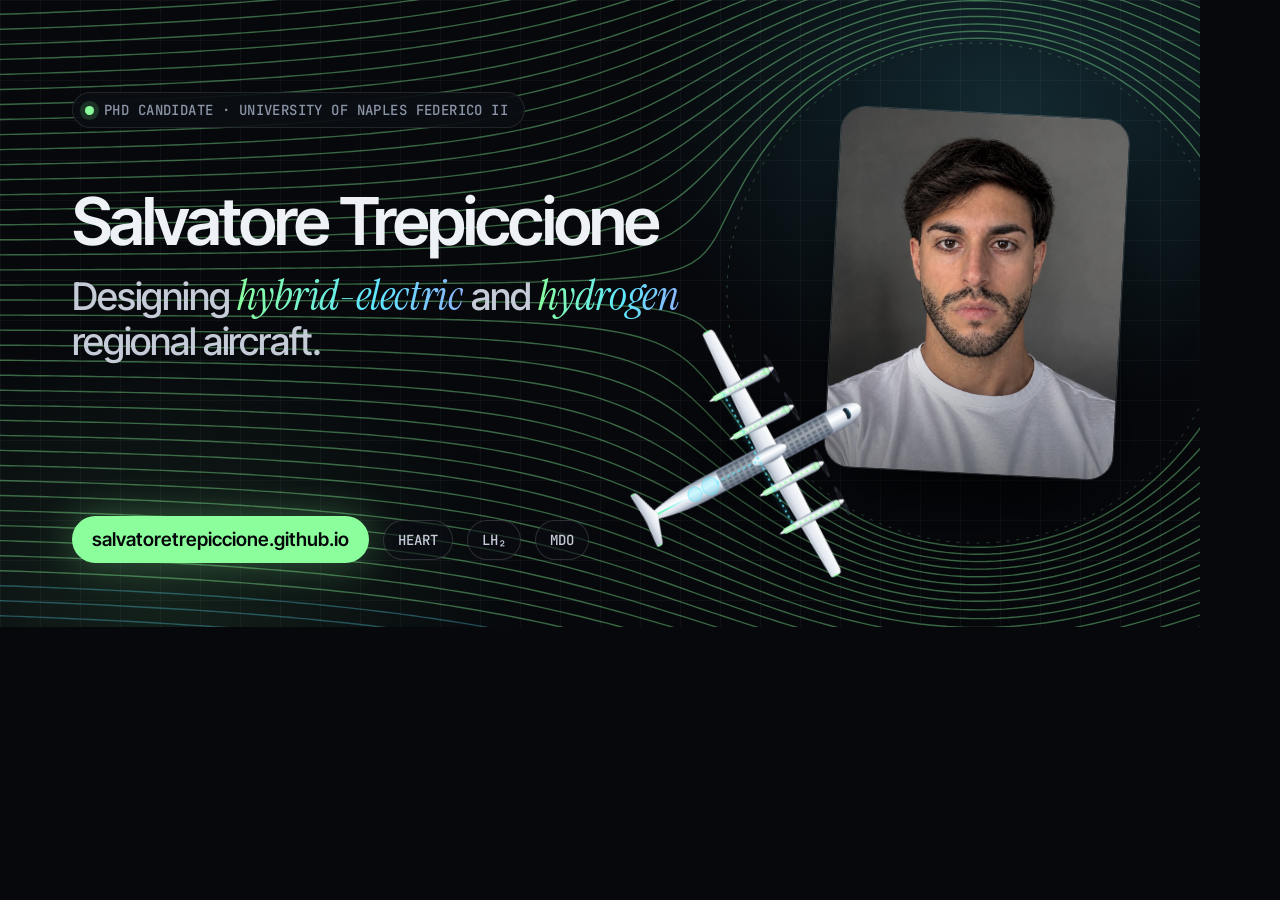
<file: og/og-image.html>
<!doctype html>
<!-- Source of og-image.png (the link preview). Rebuild with headless Chrome:
     chrome --headless=new --hide-scrollbars --force-device-scale-factor=1 --window-size=1200,627
            --virtual-time-budget=8000 --allow-file-access-from-files --screenshot=og-image.png og/og-image.html -->
<html lang="en">
<head>
<meta charset="utf-8">
<meta name="robots" content="noindex">
<link href="https://fonts.googleapis.com/css2?family=Instrument+Serif:ital@0;1&family=Inter+Tight:wght@400;500;600;700&family=JetBrains+Mono:wght@400;500&display=block" rel="stylesheet">
<link rel="stylesheet" href="../style.css">
<style>
  html, body { margin: 0; width: 1200px; height: 627px; overflow: hidden; background: #06080c; }
  body::after { display: none; }
  .card { position: relative; width: 1200px; height: 627px; overflow: hidden;
    background:
      radial-gradient(520px 420px at 1010px 120px, rgba(94,231,255,.16), transparent 70%),
      radial-gradient(520px 380px at 160px 600px, rgba(139,255,156,.10), transparent 70%),
      linear-gradient(rgba(255,255,255,.035) 1px, transparent 1px) 0 0 / 40px 40px,
      linear-gradient(90deg, rgba(255,255,255,.035) 1px, transparent 1px) 0 0 / 40px 40px,
      #06080c; }
  #lines { position: absolute; inset: 0; }
  .text { position: absolute; left: 72px; top: 92px; width: 640px; z-index: 3; }
  .eyebrow { display: inline-flex; align-items: center; gap: 10px; font: 500 14px var(--mono); color: #8b95a7; letter-spacing: .03em;
    padding: 8px 16px 8px 12px; border: 1px solid rgba(255,255,255,.1); border-radius: 999px; background: rgba(10,13,19,.7); }
  .eyebrow i { width: 9px; height: 9px; border-radius: 50%; background: #8bff9c; box-shadow: 0 0 0 5px rgba(139,255,156,.15); }
  .name { font: 600 66px/1 var(--sans); letter-spacing: -.045em; color: #eef2f7; margin: 34px 0 18px; }
  .head { font: 500 38px/1.12 var(--sans); letter-spacing: -.03em; color: #c5ccd8; margin: 0; }
  .head em { font-family: var(--serif); font-style: italic; font-weight: 400; font-size: 1.12em; background: var(--grad);
    -webkit-background-clip: text; background-clip: text; color: transparent; padding-right: .05em; }
  .bottom { position: absolute; left: 72px; bottom: 64px; display: flex; align-items: center; gap: 14px; z-index: 3; }
  .url { font: 600 19px var(--sans); color: #06080c; background: #8bff9c; padding: 12px 20px; border-radius: 999px; box-shadow: 0 0 40px rgba(139,255,156,.3); }
  .tag { font: 500 14px var(--mono); color: #c5ccd8; padding: 10px 14px; border: 1px solid rgba(255,255,255,.14); border-radius: 999px; background: rgba(10,13,19,.6); }
  .photo { position: absolute; left: 832px; top: 112px; width: 290px; height: 362px; border-radius: 26px; overflow: hidden; z-index: 2;
    border: 1px solid rgba(255,255,255,.16); box-shadow: 0 40px 80px -20px rgba(0,0,0,.8); transform: rotate(3deg); }
  .photo img { width: 100%; height: 100%; object-fit: cover; object-position: 50% 28%; filter: saturate(.9) contrast(1.05); }
  .photo::after { content: ""; position: absolute; inset: 0; background: linear-gradient(180deg, transparent 60%, rgba(6,8,12,.5)); }
  .plane { position: absolute; z-index: 4; width: 300px; left: 600px; top: 330px; transform: rotate(62deg); filter: drop-shadow(0 26px 24px rgba(0,0,0,.6)); }
  .plane svg { width: 100%; height: auto; display: block; overflow: visible; }
  .plane .ac-bladesx, .plane .flow { animation: none; }
</style>
</head>
<body>
<div class="card">
  <svg id="lines" viewBox="0 0 1200 627"></svg>
  <div class="text">
    <span class="eyebrow"><i></i>PHD CANDIDATE · UNIVERSITY OF NAPLES FEDERICO II</span>
    <h1 class="name">Salvatore Trepiccione</h1>
    <p class="head">Designing <em>hybrid-electric</em> and <em>hydrogen</em> regional aircraft.</p>
  </div>
  <div class="bottom">
    <span class="url">salvatoretrepiccione.github.io</span>
    <span class="tag">HEART</span><span class="tag">LH₂</span><span class="tag">MDO</span>
  </div>
  <div class="photo"><img src="../salvatore.webp" alt=""></div>
  <div class="plane" id="plane"></div>
</div>
<script src="../aircraft.js"></script>
<script>
  var pl = document.getElementById('plane');
  pl.innerHTML = Aircraft.planform(); Aircraft.setArch(pl, 'fc');
  pl.querySelector('.stretch-note').remove();

  // Streamlines of uniform flow past a cylinder centred behind the portrait
  var svg = document.getElementById('lines'), cx = 977, cy = 293, R = 250, out = '';
  function vel(x, y) {
    var dx = x - cx, dy = y - cy, r2 = dx * dx + dy * dy, r4 = r2 * r2, R2 = R * R;
    return [1 - R2 * (dx * dx - dy * dy) / r4, -2 * R2 * dx * dy / r4];
  }
  for (var y0 = -60; y0 <= 690; y0 += 15) {
    if (Math.abs(y0 - cy) < 5) continue;
    var x = -20, y = y0, pts = [[x, y]];
    for (var i = 0; i < 900 && x < 1230; i++) {
      var v = vel(x, y), sp = Math.hypot(v[0], v[1]);
      x += v[0] / sp * 3; y += v[1] / sp * 3;
      if (i % 3 === 0) pts.push([x.toFixed(1), y.toFixed(1)]);
    }
    var near = Math.abs(y0 - cy) < R * 1.35;
    var col = near ? (Math.abs(y0 - cy) < R * 1.12 ? 'rgba(139,255,156,.38)' : 'rgba(94,231,255,.30)') : 'rgba(94,231,255,.12)';
    out += '<path d="M' + pts.join('L') + '" fill="none" stroke="' + col + '" stroke-width="' + (near ? 1.4 : 1) + '"/>';
  }
  out += '<circle cx="' + cx + '" cy="' + cy + '" r="' + R + '" fill="none" stroke="rgba(139,255,156,.25)" stroke-dasharray="3 7"/>';
  svg.innerHTML = out;
</script>
</body>
</html>
</file>
<file: style.css>
/* =========================================================
   Tokens
   ========================================================= */
:root {
  --bg: #06080c;
  --bg-alt: #090c12;
  --card: #0d1219;
  --card-2: #121923;
  --line: rgba(255, 255, 255, .08);
  --line-2: rgba(255, 255, 255, .14);
  --ink: #eef2f7;
  --muted: #8b95a7;
  --dim: #566072;

  --kero: #ffb547;
  --h2: #5ee7ff;
  --elec: #8bff9c;
  --batt: #b79cff;
  --accent: #8bff9c;
  --grad: linear-gradient(95deg, #8bff9c 0%, #5ee7ff 60%, #8fb4ff 100%);

  --sans: "Inter Tight", system-ui, -apple-system, "Segoe UI", sans-serif;
  --serif: "Instrument Serif", Georgia, serif;
  --mono: "JetBrains Mono", ui-monospace, Consolas, monospace;

  --ease: cubic-bezier(.22, 1, .36, 1);
  --radius: 22px;
  color-scheme: dark;
}

* { box-sizing: border-box; }
html { scroll-behavior: smooth; scroll-padding-top: 80px; }
html, body { margin: 0; }
body {
  background: var(--bg);
  color: var(--ink);
  font: 16px/1.6 var(--sans);
  -webkit-font-smoothing: antialiased;
  overflow-x: hidden;
}
::selection { background: var(--accent); color: #06080c; }
a { color: inherit; }
img { max-width: 100%; display: block; }
button { font: inherit; color: inherit; }
em { font-family: var(--serif); font-style: italic; font-weight: 400; letter-spacing: -.01em; }
.container { width: 100%; max-width: 1200px; margin: 0 auto; padding: 0 32px; }
.muted { color: var(--muted); }

/* subtle film grain over everything */
body::after {
  content: ""; position: fixed; inset: 0; pointer-events: none; z-index: 90; opacity: .05;
  background-image: url("data:image/svg+xml,%3Csvg xmlns='http://www.w3.org/2000/svg' width='160' height='160'%3E%3Cfilter id='n'%3E%3CfeTurbulence type='fractalNoise' baseFrequency='.9' numOctaves='3' stitchTiles='stitch'/%3E%3C/filter%3E%3Crect width='100%25' height='100%25' filter='url(%23n)'/%3E%3C/svg%3E");
}

/* =========================================================
   Progress, cursor, tooltip
   ========================================================= */
.progress { position: fixed; top: 0; left: 0; right: 0; height: 2px; z-index: 100; background: transparent; }
.progress-fill { height: 100%; width: 100%; transform-origin: 0 50%; transform: scaleX(0); background: var(--grad); box-shadow: 0 0 12px rgba(139, 255, 156, .6); }

.cursor-dot, .cursor-ring { position: fixed; top: 0; left: 0; pointer-events: none; z-index: 120; border-radius: 50%; opacity: 0; transition: opacity .3s, width .3s var(--ease), height .3s var(--ease), background .3s, border-color .3s; }
.cursor-dot { width: 6px; height: 6px; margin: -3px 0 0 -3px; background: var(--accent); }
.cursor-ring { width: 36px; height: 36px; margin: -18px 0 0 -18px; border: 1px solid rgba(139, 255, 156, .5); }
.cursor-ring.hover { width: 64px; height: 64px; margin: -32px 0 0 -32px; background: rgba(139, 255, 156, .08); border-color: var(--accent); }
body.has-cursor .cursor-dot, body.has-cursor .cursor-ring { opacity: 1; }

.tooltip {
  position: fixed; z-index: 110; pointer-events: none; opacity: 0; transform: translate(-50%, calc(-100% - 14px)) scale(.96);
  background: rgba(13, 18, 25, .92); backdrop-filter: blur(10px); border: 1px solid var(--line-2);
  padding: 8px 12px; border-radius: 10px; font-size: 13px; max-width: 260px; transition: opacity .2s, transform .2s var(--ease);
}
.tooltip.on { opacity: 1; transform: translate(-50%, calc(-100% - 14px)) scale(1); }
.tooltip b { display: block; font-size: 13.5px; }
.tooltip span { color: var(--muted); }

/* =========================================================
   Nav
   ========================================================= */
.nav {
  position: fixed; top: 16px; left: 50%; transform: translateX(-50%); z-index: 80;
  display: flex; align-items: center; gap: 8px; padding: 6px;
  background: rgba(10, 13, 19, .62); backdrop-filter: blur(18px) saturate(1.4); -webkit-backdrop-filter: blur(18px) saturate(1.4);
  border: 1px solid var(--line); border-radius: 999px;
  box-shadow: 0 10px 40px rgba(0, 0, 0, .35);
  animation: navIn 1s var(--ease) .2s both;
}
@keyframes navIn { from { opacity: 0; transform: translate(-50%, -20px); } }
.nav-logo {
  width: 38px; height: 38px; border-radius: 50%; display: grid; place-items: center; text-decoration: none;
  font: 700 13px var(--sans); color: #06080c; background: var(--grad);
}
.nav-links { display: flex; gap: 2px; }
.nav-links a {
  text-decoration: none; font-size: 14px; font-weight: 500; color: var(--muted);
  padding: 8px 14px; border-radius: 999px; transition: color .2s, background .2s;
}
.nav-links a:hover { color: var(--ink); }
.nav-links a.active { color: var(--ink); background: rgba(255, 255, 255, .08); }
.nav-cta {
  text-decoration: none; font-size: 14px; font-weight: 600; padding: 9px 16px; border-radius: 999px; white-space: nowrap;
  background: var(--ink); color: #06080c;
}
.nav-burger { display: none; width: 38px; height: 38px; border-radius: 50%; border: 0; background: rgba(255, 255, 255, .08); cursor: pointer; position: relative; }
.nav-burger span { position: absolute; left: 12px; right: 12px; height: 1.5px; background: var(--ink); transition: transform .3s var(--ease); }
.nav-burger span:first-child { top: 15px; } .nav-burger span:last-child { top: 22px; }
.nav-burger[aria-expanded="true"] span:first-child { transform: translateY(3.5px) rotate(45deg); }
.nav-burger[aria-expanded="true"] span:last-child { transform: translateY(-3.5px) rotate(-45deg); }
.mobile-menu {
  position: fixed; inset: 0; z-index: 70; background: rgba(6, 8, 12, .96); backdrop-filter: blur(10px);
  display: flex; flex-direction: column; justify-content: center; padding: 0 32px; gap: 4px;
}
.mobile-menu[hidden] { display: none; }
.mobile-menu a { font: 500 40px/1.25 var(--sans); letter-spacing: -.03em; text-decoration: none; }

/* =========================================================
   Buttons
   ========================================================= */
.btn {
  display: inline-flex; align-items: center; gap: 8px; text-decoration: none; cursor: pointer;
  font-weight: 600; font-size: 15px; padding: 14px 22px; border-radius: 999px; border: 1px solid transparent;
  transition: background .25s, border-color .25s, color .25s, box-shadow .3s;
  will-change: transform;
}
.btn-primary { background: var(--accent); color: #06080c; box-shadow: 0 0 0 0 rgba(139, 255, 156, .4); }
.btn-primary:hover { box-shadow: 0 0 40px 0 rgba(139, 255, 156, .35); }
.btn-ghost { border-color: var(--line-2); background: rgba(255, 255, 255, .03); }
.btn-ghost:hover { border-color: var(--ink); }
.btn-xl { font-size: 17px; padding: 18px 28px; }

/* =========================================================
   Hero
   ========================================================= */
.hero { position: relative; min-height: 100vh; min-height: 100svh; display: flex; align-items: center; overflow: hidden; padding: 120px 0 90px; }
#flow { position: absolute; inset: 0; width: 100%; height: 100%; }
.hero-glow {
  position: absolute; inset: -20% -10% auto auto; width: 70vw; height: 70vw; pointer-events: none;
  background: radial-gradient(closest-side, rgba(94, 231, 255, .13), transparent 70%);
  filter: blur(10px);
}
.hero-glow::after {
  content: ""; position: absolute; left: -60%; top: 60%; width: 70%; height: 70%;
  background: radial-gradient(closest-side, rgba(139, 255, 156, .09), transparent 70%);
}
.hero-inner { position: relative; z-index: 2; display: grid; grid-template-columns: 1.35fr .9fr; gap: 56px; align-items: center; pointer-events: none; }
.hero-inner a, .hero-inner button, .hero-photo { pointer-events: auto; }
.eyebrow { display: inline-flex; align-items: center; gap: 10px; font: 500 13px var(--mono); color: var(--muted); letter-spacing: .02em; margin: 0 0 26px; padding: 7px 14px 7px 10px; border: 1px solid var(--line); border-radius: 999px; background: rgba(10, 13, 19, .5); backdrop-filter: blur(8px); }
.live { width: 8px; height: 8px; border-radius: 50%; background: var(--accent); box-shadow: 0 0 0 0 rgba(139, 255, 156, .6); animation: pulse 2s infinite; }
@keyframes pulse { 70% { box-shadow: 0 0 0 10px rgba(139, 255, 156, 0); } 100% { box-shadow: 0 0 0 0 rgba(139, 255, 156, 0); } }
.hero-title { font-size: clamp(46px, 8.2vw, 116px); line-height: .94; letter-spacing: -.045em; font-weight: 600; margin: 0; }
.hero-title .line { display: block; }
.hero-title .rot-line { white-space: nowrap; }
.hero-title em { font-size: 1.08em; line-height: .9; background: var(--grad); -webkit-background-clip: text; background-clip: text; color: transparent; padding-right: .08em; }
.rotator { display: inline-block; transition: opacity .45s var(--ease), transform .45s var(--ease), filter .45s; }
.rotator.out { opacity: 0; transform: translateY(-30%); filter: blur(8px); }
.rotator.pre { opacity: 0; transform: translateY(30%); filter: blur(8px); transition: none; }
.hero-sub { font-size: clamp(17px, 1.6vw, 20px); color: var(--muted); max-width: 46ch; margin: 30px 0 34px; }
.hero-sub strong { color: var(--ink); font-weight: 600; }
.hero-actions { display: flex; gap: 12px; flex-wrap: wrap; }

.intro { opacity: 0; transform: translateY(28px); filter: blur(6px); animation: introIn 1.1s var(--ease) both; animation-delay: calc(.25s + var(--i) * .11s); }
@keyframes introIn { to { opacity: 1; transform: none; filter: none; } }

.hero-photo { position: relative; justify-self: end; width: 100%; max-width: 400px; }
.photo-card {
  position: relative; aspect-ratio: 4/5; border-radius: 28px; overflow: hidden; border: 1px solid var(--line-2);
  transform-style: preserve-3d; transition: transform .6s var(--ease); background: var(--card);
  box-shadow: 0 40px 80px -20px rgba(0, 0, 0, .7), 0 0 0 1px rgba(255, 255, 255, .02);
}
.photo-card img { width: 100%; height: 100%; object-fit: cover; object-position: 50% 30%; filter: saturate(.9) contrast(1.05); transform: scale(1.04); }
.photo-shine { position: absolute; inset: 0; background: radial-gradient(400px circle at var(--sx, 30%) var(--sy, 20%), rgba(255, 255, 255, .16), transparent 45%); mix-blend-mode: overlay; pointer-events: none; }
.photo-card::after { content: ""; position: absolute; inset: 0; background: linear-gradient(180deg, transparent 55%, rgba(6, 8, 12, .55)); pointer-events: none; }
.badge { position: absolute; left: -54px; bottom: -40px; width: 140px; height: 140px; z-index: 3; }
.badge-bg { fill: rgba(10, 13, 19, .85); stroke: var(--line-2); }
.badge-text { font: 600 10.6px var(--mono); letter-spacing: .14em; fill: var(--ink); }
.badge text { transform-origin: 70px 70px; animation: spin 18s linear infinite; }
.badge-plane { fill: var(--accent); }
@keyframes spin { to { transform: rotate(360deg); } }

.hero-plane { position: absolute; top: 0; left: 0; width: clamp(170px, 20vw, 300px); z-index: 1; pointer-events: none; will-change: transform; filter: drop-shadow(0 30px 30px rgba(0, 0, 0, .5)); }
.hero-plane svg { width: 100%; height: auto; display: block; }

.hero-hint { position: absolute; z-index: 2; left: 32px; bottom: 28px; margin: 0; font: 12px var(--mono); color: var(--dim); display: flex; align-items: center; gap: 8px; }
.hint-dot { width: 10px; height: 10px; border-radius: 50%; border: 1px dashed var(--muted); }
.scroll-cue { position: absolute; z-index: 2; left: 50%; bottom: 26px; width: 24px; height: 38px; margin-left: -12px; border: 1.5px solid var(--line-2); border-radius: 14px; }
.scroll-cue span { position: absolute; left: 50%; top: 8px; width: 3px; height: 7px; margin-left: -1.5px; border-radius: 2px; background: var(--ink); animation: cue 1.8s var(--ease) infinite; }
@keyframes cue { 0% { opacity: 0; transform: translateY(-4px); } 40% { opacity: 1; } 100% { opacity: 0; transform: translateY(12px); } }

/* =========================================================
   Marquee
   ========================================================= */
.marquee { position: relative; border-block: 1px solid var(--line); background: var(--bg-alt); overflow: hidden; padding: 22px 0; }
.marquee::before, .marquee::after { content: ""; position: absolute; top: 0; bottom: 0; width: 120px; z-index: 2; }
.marquee::before { left: 0; background: linear-gradient(90deg, var(--bg-alt), transparent); }
.marquee::after { right: 0; background: linear-gradient(-90deg, var(--bg-alt), transparent); }
.marquee-track { display: flex; width: max-content; animation: marquee 38s linear infinite; }
.marquee-track span { font: 500 clamp(22px, 3vw, 34px) var(--sans); letter-spacing: -.02em; white-space: nowrap; padding: 0 28px; display: flex; align-items: center; gap: 56px; }
.marquee-track span::after { content: "✦"; font-size: .6em; color: var(--accent); }
.marquee-track span:nth-child(even) { font-family: var(--serif); font-style: italic; font-weight: 400; color: var(--muted); }
@keyframes marquee { to { transform: translateX(-50%); } }

/* =========================================================
   Sections
   ========================================================= */
.section { position: relative; padding: clamp(96px, 13vw, 170px) 0; }
.section-alt { background: var(--bg-alt); border-block: 1px solid var(--line); }
.label { font: 500 13px var(--mono); color: var(--accent); letter-spacing: .04em; margin: 0 0 22px; text-transform: uppercase; }
.h2 { font-size: clamp(38px, 5.8vw, 80px); line-height: 1; letter-spacing: -.04em; font-weight: 600; margin: 0 0 24px; }
.h2 em { color: var(--muted); }
.h3 { font-size: 28px; letter-spacing: -.02em; margin: 72px 0 20px; font-weight: 600; }
.lead { font-size: clamp(17px, 1.5vw, 19px); color: var(--muted); max-width: 62ch; margin: 0 0 44px; }
.lead strong { color: var(--ink); }

[data-reveal] { opacity: 0; transform: translateY(36px); transition: opacity 1s var(--ease), transform 1s var(--ease); transition-delay: var(--d, 0s); }
[data-reveal].in { opacity: 1; transform: none; }

/* =========================================================
   About
   ========================================================= */
.words { font-size: clamp(26px, 3.6vw, 48px); line-height: 1.22; letter-spacing: -.025em; font-weight: 500; margin: 0; max-width: 24em; }
.words span { opacity: .14; transition: opacity .35s; }
.words span.on { opacity: 1; }
.words span.hl { background: var(--grad); -webkit-background-clip: text; background-clip: text; color: transparent; }

.stats { display: grid; grid-template-columns: repeat(4, 1fr); gap: 1px; margin-top: 88px; background: var(--line); border: 1px solid var(--line); border-radius: var(--radius); overflow: hidden; }
.stat { background: var(--bg); padding: 30px 26px 28px; }
.stat b { display: block; font-size: clamp(40px, 4.6vw, 64px); font-weight: 600; letter-spacing: -.05em; line-height: 1; margin-bottom: 14px; font-variant-numeric: tabular-nums; }
.stat span { font-size: 14px; color: var(--muted); display: block; max-width: 22ch; }

.flight-card {
  margin-top: 20px; border: 1px solid var(--line); border-radius: var(--radius); padding: 28px 30px;
  background: linear-gradient(180deg, var(--card), var(--bg)); position: relative; overflow: hidden;
}
.fc-top { display: flex; justify-content: space-between; gap: 16px; flex-wrap: wrap; font: 500 12.5px var(--mono); color: var(--muted); text-transform: uppercase; letter-spacing: .05em; }
.fc-top .status { color: var(--accent); display: inline-flex; gap: 8px; align-items: center; }
.fc-route { display: grid; grid-template-columns: auto 1fr auto; gap: 24px; align-items: center; margin: 26px 0 20px; }
.fc-city b { display: block; font-size: clamp(30px, 4vw, 48px); letter-spacing: -.04em; line-height: 1; }
.fc-city span { font-size: 13px; color: var(--muted); }
.fc-city.end { text-align: right; }
.fc-bar { position: relative; height: 2px; background: repeating-linear-gradient(90deg, var(--line-2) 0 6px, transparent 6px 12px); }
.fc-bar i { position: absolute; left: 0; top: 0; height: 100%; width: 0; background: var(--grad); transition: width 2.2s var(--ease); }
.fc-bar .fc-plane { position: absolute; top: 50%; left: 0; width: 34px; height: 34px; margin: -17px 0 0 -17px; transition: left 2.2s var(--ease); filter: drop-shadow(0 0 12px rgba(139, 255, 156, .6)); }
.fc-bar .fc-pct { position: absolute; top: -30px; font: 500 12px var(--mono); color: var(--accent); transform: translateX(-50%); transition: left 2.2s var(--ease); }
.fc-title { margin: 0; font-size: 15px; color: var(--muted); }
.fc-title b { color: var(--ink); font-weight: 600; }

/* Now */
.now-grid { display: grid; grid-template-columns: repeat(auto-fit, minmax(240px, 1fr)); gap: 14px; margin-top: 20px; }
.now-card { position: relative; border: 1px solid var(--line); border-radius: var(--radius); padding: 24px; background: var(--bg); display: flex; flex-direction: column; gap: 10px; overflow: hidden; transition: border-color .3s, transform .5s var(--ease); }
.now-card:hover { border-color: var(--line-2); transform: translateY(-4px); }
.now-card::after { content: ""; position: absolute; left: 0; top: 0; height: 2px; width: 100%; background: var(--grad); transform: scaleX(0); transform-origin: 0; transition: transform .6s var(--ease); }
.now-card:hover::after { transform: scaleX(1); }
.now-card.off { background: linear-gradient(160deg, rgba(183, 156, 255, .08), transparent 60%), var(--bg); }
.now-top { display: flex; justify-content: space-between; gap: 10px; font: 500 12px var(--mono); }
.now-status { display: inline-flex; align-items: center; gap: 8px; color: var(--accent); text-transform: uppercase; letter-spacing: .04em; }
.now-card.off .now-status { color: var(--batt); }
.now-tag { color: var(--dim); }
.now-card h3 { margin: 6px 0 0; font-size: 22px; letter-spacing: -.02em; font-weight: 600; line-height: 1.15; }
.now-card p { margin: 0; color: var(--muted); font-size: 15px; }
@media (max-width: 600px) { .now-grid { grid-template-columns: 1fr; } }

/* =========================================================
   HEART architecture viewer
   ========================================================= */
.arch-tabs { display: flex; flex-wrap: wrap; gap: 8px; margin-bottom: 18px; }
.arch-tabs button {
  cursor: pointer; border: 1px solid var(--line-2); background: transparent; border-radius: 999px;
  padding: 10px 18px; font-size: 14.5px; font-weight: 500; color: var(--muted); transition: all .25s var(--ease);
}
.arch-tabs button:hover { color: var(--ink); border-color: var(--ink); }
.arch-tabs button[aria-selected="true"] { background: var(--ink); color: #06080c; border-color: var(--ink); }
.arch-tabs button small { font: 500 11px var(--mono); opacity: .6; margin-left: 6px; }

.arch-stage { display: grid; grid-template-columns: 1.5fr 1fr; gap: 0; border: 1px solid var(--line); border-radius: var(--radius); overflow: hidden; background: var(--bg); }
.arch-visual {
  position: relative; padding: 28px; min-height: 460px; display: grid; place-items: center;
  background:
    radial-gradient(600px circle at 55% 50%, rgba(94, 231, 255, .06), transparent 60%),
    linear-gradient(var(--line) 1px, transparent 1px) 0 0 / 40px 40px,
    linear-gradient(90deg, var(--line) 1px, transparent 1px) 0 0 / 40px 40px;
  border-right: 1px solid var(--line);
}
.arch-visual svg { width: 100%; max-width: 640px; height: auto; overflow: visible; }
.arch-info { padding: 36px 34px; display: flex; flex-direction: column; gap: 16px; }
.arch-info .tag { font: 500 12px var(--mono); color: var(--accent); text-transform: uppercase; letter-spacing: .05em; }
.arch-info h3 { font-size: 32px; letter-spacing: -.03em; margin: 0; line-height: 1.05; font-weight: 600; }
.arch-info p { margin: 0; color: var(--muted); }
.arch-info .chain { font: 500 13px var(--mono); color: var(--ink); padding: 12px 14px; border: 1px dashed var(--line-2); border-radius: 12px; line-height: 1.7; }
.arch-info ul { margin: 0; padding: 0; list-style: none; display: grid; gap: 10px; }
.arch-info li { position: relative; padding-left: 22px; font-size: 15px; }
.arch-info li::before { content: ""; position: absolute; left: 0; top: .62em; width: 10px; height: 1.5px; background: var(--accent); }
.arch-info .fade { animation: fadeUp .6s var(--ease) both; }
@keyframes fadeUp { from { opacity: 0; transform: translateY(12px); } }
.legend { display: flex; flex-wrap: wrap; gap: 22px; margin-top: 18px; font-size: 13.5px; color: var(--muted); }
.legend span { display: inline-flex; gap: 8px; align-items: center; }
.sw { width: 18px; height: 3px; border-radius: 2px; display: inline-block; }
.sw.kero { background: var(--kero); box-shadow: 0 0 8px var(--kero); }
.sw.h2 { background: var(--h2); box-shadow: 0 0 8px var(--h2); }
.sw.elec { background: var(--elec); box-shadow: 0 0 8px var(--elec); }
.sw.batt { background: var(--batt); box-shadow: 0 0 8px var(--batt); }

/* aircraft drawing */
.ac-skin { fill: #dfe6ef; }
.ac-skin-2 { fill: #c3ccd8; }
.ac-wing { fill: #eef2f7; }
.ac-line { fill: none; stroke: rgba(6, 8, 12, .25); stroke-width: 1; }
.ac-glass { fill: #0b1520; }
.ac-nacelle { fill: #b6c0cd; }
.ac-spinner { fill: #7e8a9b; }
.ac-disc { fill: rgba(255, 255, 255, .09); stroke: rgba(255, 255, 255, .18); stroke-width: .8; }
.ac-prop { stroke: #2b3440; stroke-width: 5; stroke-linecap: round; transform-box: fill-box; transform-origin: center; animation: prop .14s linear infinite; }
@keyframes prop { 0% { transform: scaleY(1); } 50% { transform: scaleY(-1); } 100% { transform: scaleY(1); } }
.ac-bladesx { transform-box: fill-box; transform-origin: center; animation: propx .14s linear infinite; }
@keyframes propx { 0% { transform: scaleX(1); } 50% { transform: scaleX(-1); } 100% { transform: scaleX(1); } }
.ac-seats rect { fill: rgba(64, 76, 92, .5); }
.ac-tail { transform-box: view-box; transition: transform 1.1s var(--ease); }
.part { opacity: 0; transition: opacity .6s var(--ease); }
.part.on { opacity: 1; }
.ac-blades { transform-box: fill-box; transform-origin: center; animation: prop .14s linear infinite; }
.ac-blade { fill: #1e2631; }
.arch-visual svg { filter: drop-shadow(0 26px 24px rgba(0, 0, 0, .55)); }
.takeoff svg { filter: drop-shadow(0 18px 16px rgba(0, 0, 0, .5)); }
.ac-body { transform-box: view-box; transition: transform 1.1s var(--ease); }
.comp { opacity: 0; transition: opacity .6s var(--ease); cursor: help; }
.comp.on { opacity: 1; }
.flow { fill: none; stroke-width: 2.6; stroke-dasharray: 3 9; stroke-linecap: round; animation: flowDash .7s linear infinite; opacity: 0; transition: opacity .6s; pointer-events: none; }
.flow.on { opacity: 1; }
@keyframes flowDash { to { stroke-dashoffset: -24; } }
.f-kero { stroke: var(--kero); filter: drop-shadow(0 0 4px var(--kero)); }
.f-h2 { stroke: var(--h2); filter: drop-shadow(0 0 4px var(--h2)); }
.f-elec { stroke: var(--elec); filter: drop-shadow(0 0 4px var(--elec)); }
.f-batt { stroke: var(--batt); filter: drop-shadow(0 0 4px var(--batt)); }
.c-kero { fill: rgba(255, 181, 71, .32); stroke: var(--kero); stroke-width: 1.5; }
.c-h2 { fill: rgba(94, 231, 255, .3); stroke: var(--h2); stroke-width: 1.5; }
.c-elec { fill: rgba(139, 255, 156, .35); stroke: var(--elec); stroke-width: 1.5; }
.c-batt { fill: rgba(183, 156, 255, .38); stroke: var(--batt); stroke-width: 1.5; }
.comp:hover .c-kero, .comp:hover .c-h2, .comp:hover .c-elec, .comp:hover .c-batt { stroke-width: 3; }
.comp text { font: 600 11px var(--mono); fill: #06080c; pointer-events: none; }
.stretch-note { font: 500 11px var(--mono); fill: var(--h2); opacity: 0; transition: opacity .6s; }
.stretch-note.on { opacity: 1; }

/* =========================================================
   Sizing loop
   ========================================================= */
.loop-grid { display: grid; grid-template-columns: 1fr 1fr; gap: 56px; align-items: center; }
.loop-visual svg { width: 100%; height: auto; overflow: visible; }
.loop-list { list-style: none; margin: 0; padding: 0; display: grid; gap: 2px; }
.loop-list li { display: flex; gap: 14px; align-items: baseline; padding: 11px 14px; border-radius: 12px; cursor: default; transition: background .3s, color .3s; color: var(--muted); }
.loop-list li b { font: 500 12px var(--mono); color: var(--dim); min-width: 22px; }
.loop-list li span { font-weight: 500; }
.loop-list li.on { background: var(--card-2); color: var(--ink); }
.loop-list li.on b { color: var(--accent); }
.loop-ring { fill: none; stroke: var(--line-2); stroke-width: 1.5; stroke-dasharray: 2 6; }
.loop-arc { fill: none; stroke: url(#loopGrad); stroke-width: 3; stroke-linecap: round; }
.loop-node circle { fill: var(--card); stroke: var(--line-2); stroke-width: 1.5; transition: all .35s var(--ease); }
.loop-node text { font: 500 12px var(--sans); fill: var(--muted); text-anchor: middle; transition: fill .3s; pointer-events: none; }
.loop-node .idx { font: 500 11px var(--mono); }
.loop-node { cursor: pointer; }
.loop-node.on circle { fill: var(--accent); stroke: var(--accent); filter: drop-shadow(0 0 12px rgba(139, 255, 156, .7)); }
.loop-node.on .idx { fill: #06080c; }
.loop-node.on text.name { fill: var(--ink); }
.loop-center .t1 { font: 600 22px var(--sans); fill: var(--ink); text-anchor: middle; letter-spacing: -.02em; }
.loop-center .t2 { font: 400 13px var(--sans); fill: var(--muted); text-anchor: middle; }
.loop-center .t3 { font: 500 12px var(--mono); fill: var(--accent); text-anchor: middle; }
.loop-dot { fill: var(--accent); filter: drop-shadow(0 0 8px var(--accent)); }

.wf-grid { display: grid; grid-template-columns: 1fr 1.15fr; gap: 48px; align-items: start; margin-top: 12px; }
.wf-info { padding: 8px 0 0; gap: 14px; }
.wf-lead { color: var(--muted); margin: 0; }
.wf-io { display: flex; flex-wrap: wrap; gap: 6px; align-items: center; }
.wf-io span { font: 500 11px var(--mono); color: var(--dim); text-transform: uppercase; letter-spacing: .06em; width: 34px; }
.wf-io i { font-style: normal; font-size: 13px; padding: 5px 11px; border: 1px dashed var(--line-2); border-radius: 999px; color: var(--ink); }
.wf-info .wf-list li { padding: 10px 14px; font-size: 15px; }
.wf-info .wf-list li::before { content: none; }
.wf-list .wf-head { font: 500 11px var(--mono); color: var(--accent); text-transform: uppercase; letter-spacing: .06em; padding: 12px 14px 4px; background: none; }
.wf-list li small { display: block; max-height: 0; overflow: hidden; opacity: 0; font-size: 13px; color: var(--muted); font-weight: 400; transition: max-height .4s var(--ease), opacity .3s, margin .3s; }
.wf-list li.on small { max-height: 60px; opacity: 1; margin-top: 3px; }
.loop-node.small .idx { font-size: 10px; }
.wf-center { font: 500 11px var(--mono); fill: var(--dim); text-anchor: middle; letter-spacing: .08em; }
.wf-status { text-align: center; font: 500 12.5px var(--mono); color: var(--accent); margin: 6px 0 0; min-height: 1.4em; }
@media (max-width: 900px) { .wf-grid { grid-template-columns: 1fr; gap: 20px; } }

/* =========================================================
   Exploration
   ========================================================= */
.explore { display: grid; grid-template-columns: 330px 1fr; gap: 20px; }
.explore-steps { display: flex; flex-direction: column; gap: 10px; }
.explore-steps button {
  text-align: left; cursor: pointer; border: 1px solid var(--line); background: var(--bg); border-radius: 16px; padding: 18px 20px;
  display: grid; grid-template-columns: auto 1fr; column-gap: 14px; row-gap: 4px; transition: border-color .3s, background .3s;
  position: relative; overflow: hidden;
}
.explore-steps button b { font: 500 12px var(--mono); color: var(--dim); grid-row: span 2; padding-top: 3px; }
.explore-steps button span { font-weight: 600; font-size: 17px; }
.explore-steps button small { color: var(--muted); font-size: 13.5px; }
.explore-steps button.on { border-color: var(--accent); background: var(--card); }
.explore-steps button.on b { color: var(--accent); }
.explore-steps button.on::after { content: ""; position: absolute; left: 0; bottom: 0; height: 2px; width: 100%; background: var(--grad); transform-origin: 0; animation: stepBar var(--dur, 2.5s) linear both; }
@keyframes stepBar { from { transform: scaleX(0); } }
.explore-steps .replay { display: block; text-align: center; font-weight: 500; color: var(--muted); padding: 12px; }
.explore-steps .replay:hover { color: var(--ink); border-color: var(--line-2); }
.explore-canvas { position: relative; border: 1px solid var(--line); border-radius: var(--radius); background: var(--bg); overflow: hidden; }
.explore-canvas canvas { display: block; width: 100%; height: auto; aspect-ratio: 16 / 11; }
.explore-note { position: absolute; right: 16px; top: 12px; margin: 0; font: 11px var(--mono); color: var(--dim); }

/* =========================================================
   Timeline
   ========================================================= */
.timeline { position: relative; margin-top: 64px; padding-left: 80px; }
.tl-track { position: absolute; left: 28px; top: 0; bottom: 0; width: 2px; background: var(--line); }
.tl-fill { position: absolute; left: 0; top: 0; width: 100%; height: 100%; transform-origin: top; transform: scaleY(0); background: var(--grad); box-shadow: 0 0 12px rgba(139, 255, 156, .5); }
.tl-plane { position: absolute; left: 50%; top: 0; width: 40px; height: 40px; margin: -20px 0 0 -20px; filter: drop-shadow(0 0 10px rgba(139, 255, 156, .6)); }
.tl-item { position: relative; padding: 0 0 72px; }
.tl-item:last-child { padding-bottom: 0; }
.tl-item::before { content: ""; position: absolute; left: -58px; top: 10px; width: 14px; height: 14px; border-radius: 50%; background: var(--bg); border: 2px solid var(--line-2); transition: all .4s; }
.tl-item.in::before { border-color: var(--accent); background: var(--accent); box-shadow: 0 0 0 6px rgba(139, 255, 156, .12); }
.tl-when { font: 500 13px var(--mono); color: var(--accent); }
.tl-item h3 { font-size: clamp(24px, 3vw, 36px); letter-spacing: -.03em; margin: 8px 0 4px; font-weight: 600; line-height: 1.1; }
.tl-where { color: var(--muted); margin: 0 0 14px; }
.tl-badge { display: inline-block; font: 500 12px var(--mono); padding: 5px 10px; border: 1px solid var(--line-2); border-radius: 999px; margin-bottom: 14px; }
.tl-item p.tl-text { margin: 0; max-width: 68ch; color: #c5ccd8; }

/* =========================================================
   Map
   ========================================================= */
.map-wrap { display: grid; grid-template-columns: 1fr 320px; gap: 20px; align-items: stretch; }
.map-box { border: 1px solid var(--line); border-radius: var(--radius); background: var(--bg); overflow: hidden; position: relative; }
.map-box svg { width: 100%; height: 100%; display: block; }
.map-dots { stroke: #273142; stroke-width: 3.2; stroke-linecap: round; fill: none; }
.map-route { fill: none; stroke: url(#routeGrad); stroke-width: 2; stroke-linecap: round; opacity: .85; transition: opacity .3s, stroke-width .3s; }
.map-route.dim { opacity: .18; }
.map-route.hot { stroke-width: 3.2; opacity: 1; }
.map-city circle.core { fill: var(--accent); }
.map-city circle.halo { fill: none; stroke: var(--accent); transform-box: fill-box; transform-origin: center; animation: halo 2.4s var(--ease) infinite; }
.map-city.home circle.core { fill: var(--h2); }
.map-city.home circle.halo { stroke: var(--h2); }
@keyframes halo { from { transform: scale(.4); opacity: 1; } to { transform: scale(2.6); opacity: 0; } }
.map-city text { font: 600 14px var(--sans); fill: var(--ink); paint-order: stroke; stroke: var(--bg); stroke-width: 5px; }
.map-city text.sub { font: 500 11px var(--mono); fill: var(--muted); }
.map-plane { fill: var(--ink); filter: drop-shadow(0 0 6px rgba(139, 255, 156, .9)); }
.map-fallback { position: absolute; inset: 0; display: grid; place-items: center; color: var(--muted); font-size: 14px; }
.map-list { list-style: none; margin: 0; padding: 0; display: grid; gap: 10px; align-content: start; }
.map-list li { border: 1px solid var(--line); border-radius: 16px; padding: 16px 18px; background: var(--bg); cursor: default; transition: border-color .3s, transform .3s var(--ease); }
.map-list li:hover, .map-list li.hot { border-color: var(--accent); transform: translateX(-4px); }
.map-list b { display: block; font-size: 17px; letter-spacing: -.01em; }
.map-list .what { font: 500 12px var(--mono); color: var(--accent); }
.map-list p { margin: 4px 0 0; font-size: 13.5px; color: var(--muted); }

/* =========================================================
   Publications
   ========================================================= */
.pub-head { display: flex; justify-content: space-between; align-items: flex-end; gap: 24px; flex-wrap: wrap; margin-bottom: 36px; }
.pub-head .h2 { margin: 0; }
.filters { display: flex; gap: 6px; flex-wrap: wrap; }
.filters button { cursor: pointer; border: 1px solid var(--line-2); background: transparent; color: var(--muted); border-radius: 999px; padding: 8px 15px; font-size: 14px; font-weight: 500; transition: all .25s; }
.filters button:hover { color: var(--ink); }
.filters button[aria-pressed="true"] { background: var(--ink); color: #06080c; border-color: var(--ink); }
.filters button sup { font: 500 10px var(--mono); margin-left: 3px; opacity: .7; }
.pubs { display: grid; grid-template-columns: repeat(2, 1fr); gap: 14px; }
.pub {
  position: relative; border: 1px solid var(--line); border-radius: var(--radius); padding: 28px; background: var(--card);
  display: flex; flex-direction: column; gap: 12px; overflow: hidden; isolation: isolate;
  transition: border-color .3s, transform .5s var(--ease), opacity .5s var(--ease);
}
.pub::before { content: ""; position: absolute; inset: 0; z-index: -1; opacity: 0; transition: opacity .3s; background: radial-gradient(420px circle at var(--mx, 50%) var(--my, 50%), rgba(139, 255, 156, .1), transparent 60%); }
.pub:hover { border-color: var(--line-2); }
.pub:hover::before { opacity: 1; }
.pub.hide { display: none; }
.pub-meta { display: flex; justify-content: space-between; align-items: center; gap: 10px; font: 500 12px var(--mono); color: var(--muted); }
.pub-type { padding: 4px 10px; border-radius: 999px; border: 1px solid var(--line-2); text-transform: uppercase; letter-spacing: .04em; }
.pub-type.Journal { color: var(--elec); border-color: rgba(139, 255, 156, .35); }
.pub-type.Conference { color: var(--h2); border-color: rgba(94, 231, 255, .35); }
.pub-type.Report { color: var(--kero); border-color: rgba(255, 181, 71, .35); }
.pub h3 { font-size: 20px; line-height: 1.25; letter-spacing: -.015em; margin: 4px 0 0; font-weight: 600; }
.pub .authors { font-size: 14px; color: var(--muted); margin: 0; }
.pub .authors strong { color: var(--ink); font-weight: 600; }
.pub .venue { font-family: var(--serif); font-style: italic; font-size: 17px; color: #c5ccd8; margin: 0; }
.pub .go { margin-top: auto; padding-top: 8px; display: flex; gap: 8px; }
.pub .go a { font: 500 13px var(--mono); text-decoration: none; color: var(--accent); }
.pub .go a:hover { text-decoration: underline; }
.pub .first { font: 500 11px var(--mono); color: var(--accent); }

/* =========================================================
   Teaching & theses
   ========================================================= */
.teach { display: grid; grid-template-columns: auto 1fr; gap: 40px; align-items: center; border: 1px solid var(--line); border-radius: var(--radius); padding: 40px; background: var(--bg); }
.teach-num { font: 600 clamp(48px, 7vw, 92px)/.9 var(--sans); letter-spacing: -.05em; background: var(--grad); -webkit-background-clip: text; background-clip: text; color: transparent; }
.teach h3 { font-size: clamp(24px, 3vw, 34px); letter-spacing: -.03em; margin: 0 0 6px; font-weight: 600; }
.teach p { margin: 0 0 12px; max-width: 62ch; }
.theses { display: grid; gap: 1px; background: var(--line); border: 1px solid var(--line); border-radius: var(--radius); overflow: hidden; }
.thesis { background: var(--bg); padding: 28px; display: grid; grid-template-columns: 120px 1fr auto; gap: 24px; align-items: start; transition: background .3s; }
.thesis:hover { background: var(--card); }
.th-side { display: flex; flex-direction: column; gap: 8px; align-items: flex-start; }
.th-level { font: 600 clamp(28px, 3vw, 40px)/1 var(--sans); letter-spacing: -.04em; background: var(--grad); -webkit-background-clip: text; background-clip: text; color: transparent; }
.thesis .y { font: 500 12px var(--mono); color: var(--muted); }
.thesis b { display: block; font-size: 19px; line-height: 1.3; letter-spacing: -.015em; font-weight: 600; }
.thesis .th-who { display: block; color: var(--ink); font-size: 15px; margin: 6px 0 10px; }
.thesis p { margin: 0 0 10px; color: var(--muted); font-size: 15px; max-width: 70ch; }
.thesis small { font: 500 12px var(--mono); color: var(--dim); }
.thesis .role { font: 500 12px var(--mono); color: var(--accent); white-space: nowrap; padding: 5px 10px; border: 1px solid rgba(139, 255, 156, .35); border-radius: 999px; }

/* =========================================================
   Bento
   ========================================================= */
.bento { display: grid; grid-template-columns: repeat(6, 1fr); gap: 14px; margin-top: 20px; }
.bento-card { border: 1px solid var(--line); border-radius: var(--radius); padding: 26px; background: var(--card); grid-column: span var(--span, 2); position: relative; overflow: hidden; }
.bento-card h3 { font-size: 15px; font-weight: 600; margin: 0 0 16px; font-family: var(--mono); color: var(--muted); text-transform: uppercase; letter-spacing: .04em; }
.bento-card .chips { display: flex; flex-wrap: wrap; gap: 7px; }
.bento-card .chip { font-size: 14px; padding: 6px 12px; border: 1px solid var(--line-2); border-radius: 999px; background: rgba(255, 255, 255, .02); transition: border-color .25s, color .25s, background .25s; }
.bento-card .chip:hover { border-color: var(--accent); color: var(--accent); background: rgba(139, 255, 156, .06); }
.lang { margin-bottom: 18px; }
.lang:last-child { margin-bottom: 0; }
.lang-top { display: flex; justify-content: space-between; gap: 8px; font-size: 15px; margin-bottom: 8px; }
.lang-top span { color: var(--muted); font-size: 13px; }
.cefr { display: grid; grid-template-columns: repeat(6, 1fr); gap: 4px; }
.cefr i { height: 6px; border-radius: 3px; background: var(--line-2); position: relative; }
.cefr i.on { background: var(--grad); background-size: 600% 100%; }
.cefr-l { display: grid; grid-template-columns: repeat(6, 1fr); gap: 4px; font: 10px var(--mono); color: var(--dim); margin-top: 4px; }

/* =========================================================
   Contact + take-off
   ========================================================= */
.contact { position: relative; padding: 140px 0 0; overflow: hidden; background: radial-gradient(1200px 500px at 50% 110%, rgba(94, 231, 255, .1), transparent 70%), var(--bg); border-top: 1px solid var(--line); }
.runway-scene { position: relative; height: 240px; margin-bottom: 40px; }
.takeoff { position: absolute; left: 0; bottom: 34px; width: clamp(240px, 32vw, 420px); will-change: transform; z-index: 2; }
.takeoff svg { width: 100%; height: auto; display: block; overflow: visible; }
.runway { position: absolute; left: 0; right: 0; bottom: 0; height: 34px; background: linear-gradient(180deg, #0f141c, #0a0d13); border-top: 1px solid var(--line-2); overflow: hidden; }
.runway-marks { position: absolute; left: 0; top: 50%; height: 3px; width: 300%; margin-top: -1.5px; background: repeating-linear-gradient(90deg, rgba(255, 255, 255, .5) 0 40px, transparent 40px 90px); will-change: transform; }
.runway::after { content: ""; position: absolute; left: 0; right: 0; top: 4px; height: 2px; background: repeating-linear-gradient(90deg, var(--h2) 0 3px, transparent 3px 60px); opacity: .6; animation: lights 1.2s steps(2) infinite; }
@keyframes lights { 50% { opacity: .15; } }
.contact-inner { position: relative; z-index: 2; }
.contact-title { font-size: clamp(48px, 9vw, 140px); line-height: .92; letter-spacing: -.05em; font-weight: 600; margin: 0 0 48px; }
.contact-title em { background: var(--grad); -webkit-background-clip: text; background-clip: text; color: transparent; padding-right: .06em; }
.contact-actions { display: flex; gap: 12px; flex-wrap: wrap; margin-bottom: 28px; }
.contact-links { display: flex; gap: 22px; flex-wrap: wrap; }
.contact-links a { text-decoration: none; font-size: 17px; color: var(--muted); border-bottom: 1px solid var(--line-2); padding-bottom: 3px; transition: color .25s, border-color .25s; }
.contact-links a:hover { color: var(--ink); border-color: var(--accent); }
.footer { display: flex; justify-content: space-between; gap: 16px; flex-wrap: wrap; padding-top: 110px; padding-bottom: 36px; font-size: 13.5px; color: var(--dim); }
.footer a { color: var(--muted); }

/* =========================================================
   Responsive
   ========================================================= */
@media (max-width: 1080px) {
  .nav-links a { padding: 8px 10px; }
  .explore { grid-template-columns: 1fr; }
  .explore-steps { flex-direction: row; flex-wrap: wrap; }
  .explore-steps button { flex: 1 1 200px; }
  .explore-steps .replay { flex: 0 0 auto; }
  .map-wrap { grid-template-columns: 1fr; }
  .map-list { grid-template-columns: repeat(auto-fill, minmax(220px, 1fr)); }
}
@media (max-width: 900px) {
  .nav-links, .nav-cta { display: none; }
  .nav-burger { display: block; }
  .nav { left: auto; right: 16px; transform: none; animation: none; }
  .hero-inner { grid-template-columns: 1fr; gap: 60px; }
  .hero-photo { justify-self: center; max-width: 320px; }
  .badge { left: -30px; width: 116px; height: 116px; }
  .stats { grid-template-columns: repeat(2, 1fr); }
  .arch-stage { grid-template-columns: 1fr; }
  .arch-visual { border-right: 0; border-bottom: 1px solid var(--line); min-height: 0; }
  .loop-grid { grid-template-columns: 1fr; }
  .pubs { grid-template-columns: 1fr; }
  .bento-card { grid-column: span 6; }
}
@media (max-width: 600px) {
  .container { padding: 0 16px; }
  .nav { top: 12px; right: 12px; }
  .hero { padding-top: 96px; }
  .hero-hint { display: none; }
  .scroll-cue { display: none; }
  .arch-visual { padding: 12px; }
  .arch-info { padding: 26px 20px; }
  .fc-route { grid-template-columns: 1fr; gap: 14px; }
  .fc-city.end { text-align: left; }
  .fc-bar { margin: 18px 0; }
  .timeline { padding-left: 52px; }
  .tl-track { left: 14px; }
  .tl-item::before { left: -45px; }
  .teach { grid-template-columns: 1fr; gap: 16px; padding: 28px 22px; }
  .thesis { grid-template-columns: 1fr; gap: 12px; padding: 22px 20px; }
  .th-side { flex-direction: row; align-items: baseline; gap: 12px; }
  .thesis .role { justify-self: start; }
  .pub { padding: 22px; }
  .stat { padding: 22px 18px; }
  .flight-card { padding: 22px 20px; }
}

@media (prefers-reduced-motion: reduce) {
  *, *::before, *::after { animation-duration: .001s !important; animation-iteration-count: 1 !important; transition-duration: .001s !important; }
  html { scroll-behavior: auto; }
  [data-reveal], .intro { opacity: 1 !important; transform: none !important; filter: none !important; }
}
</file>
